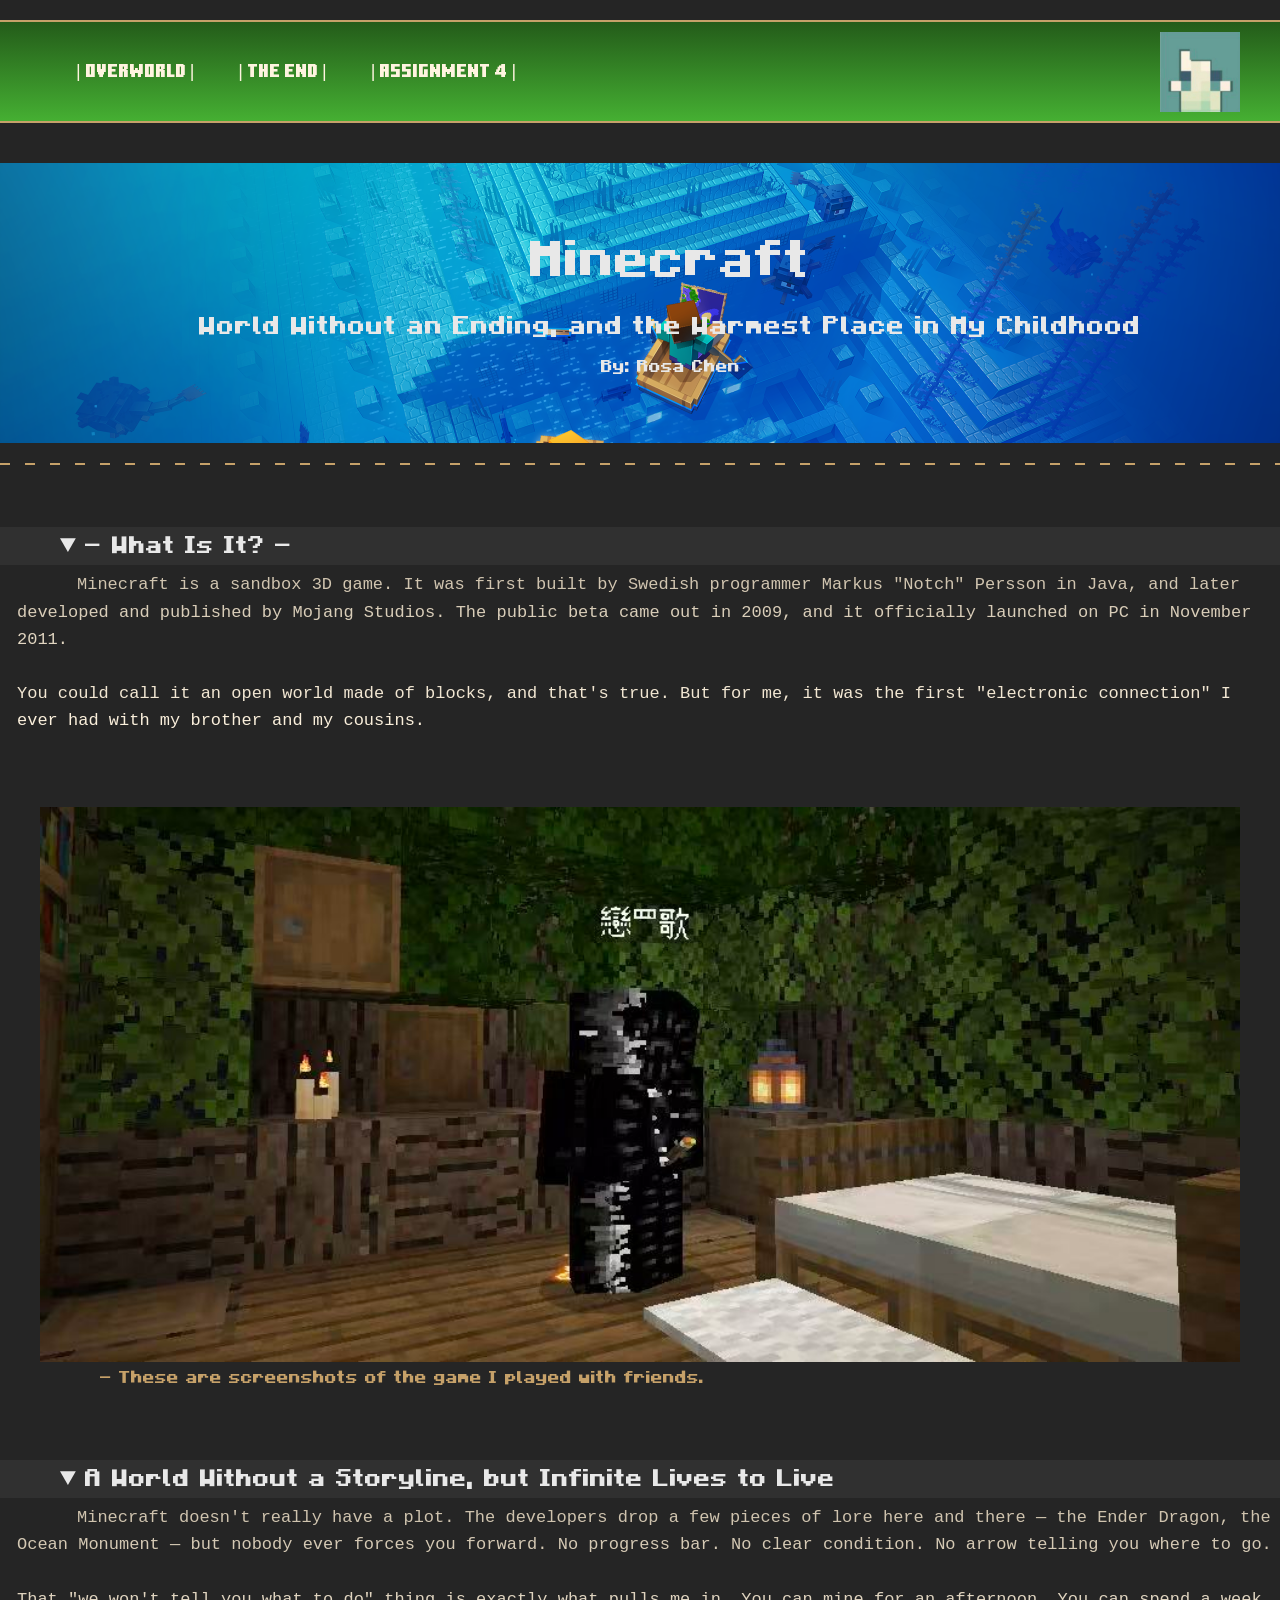
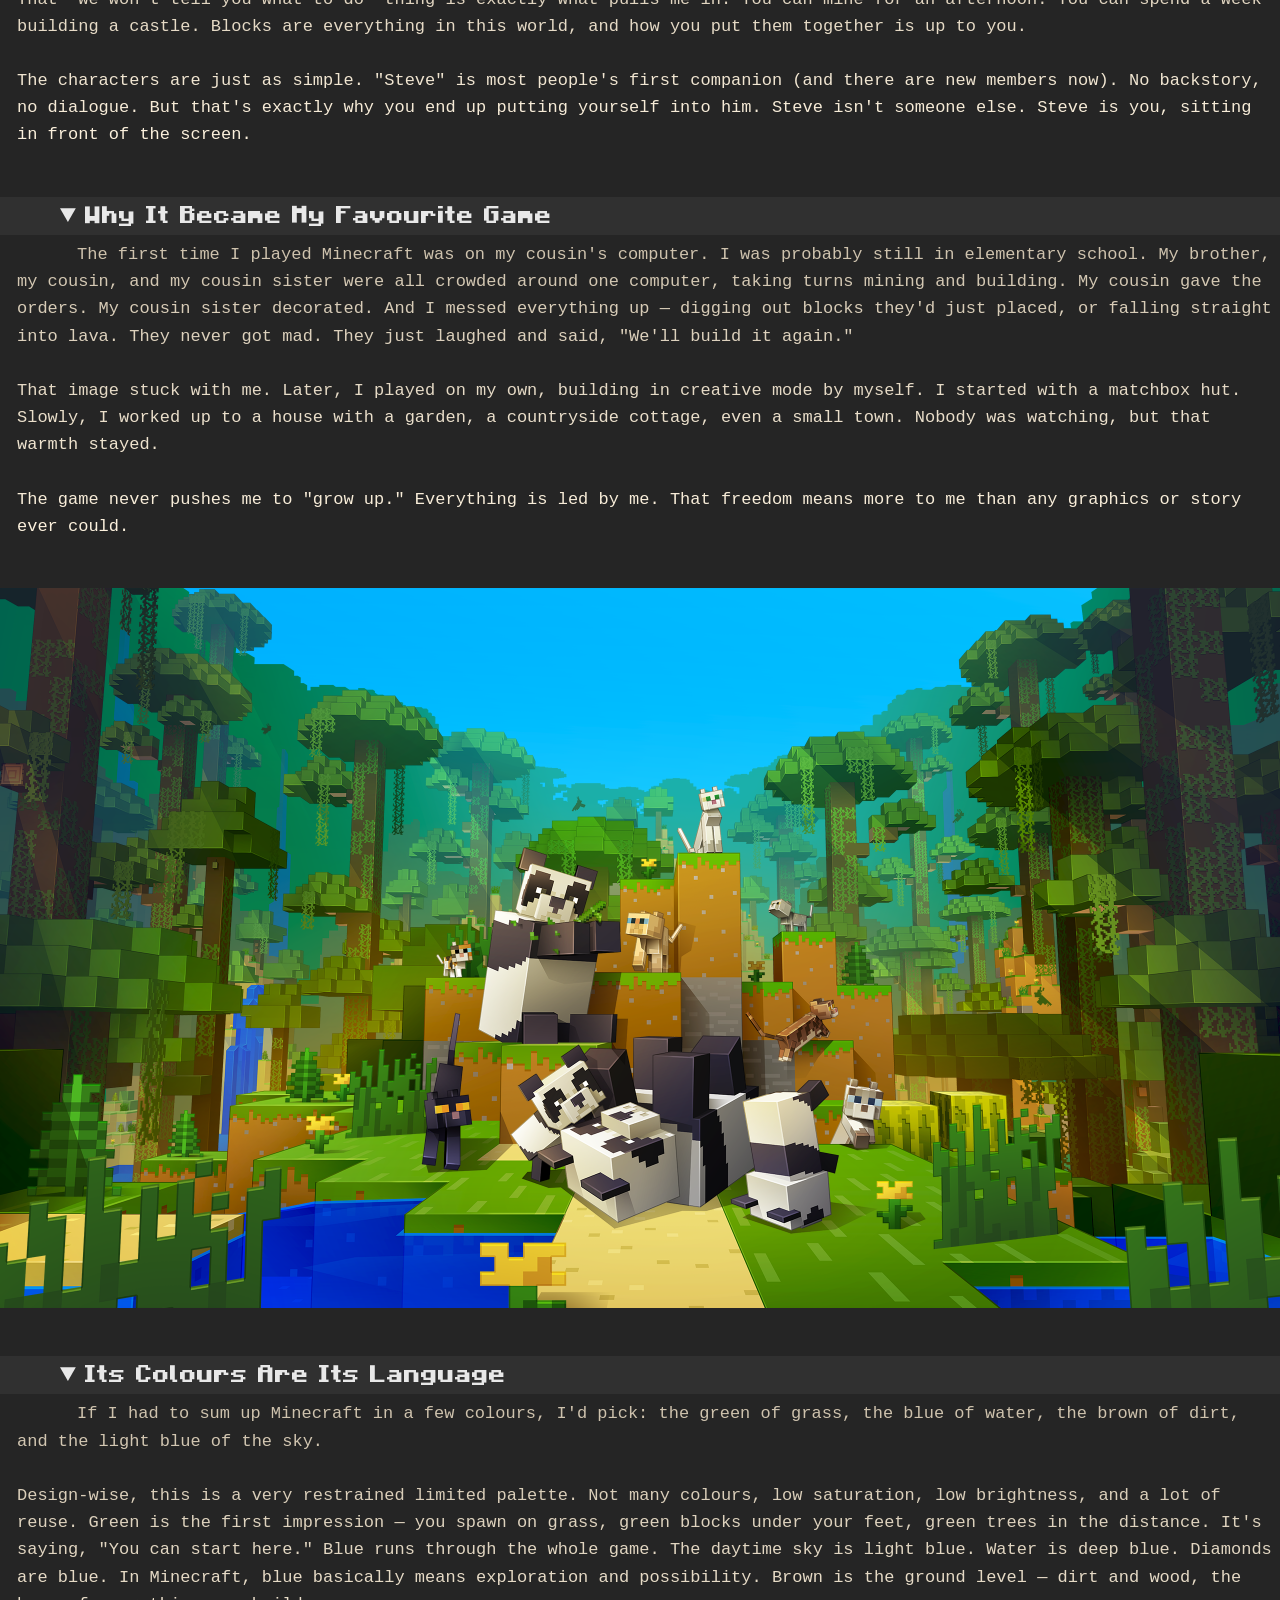
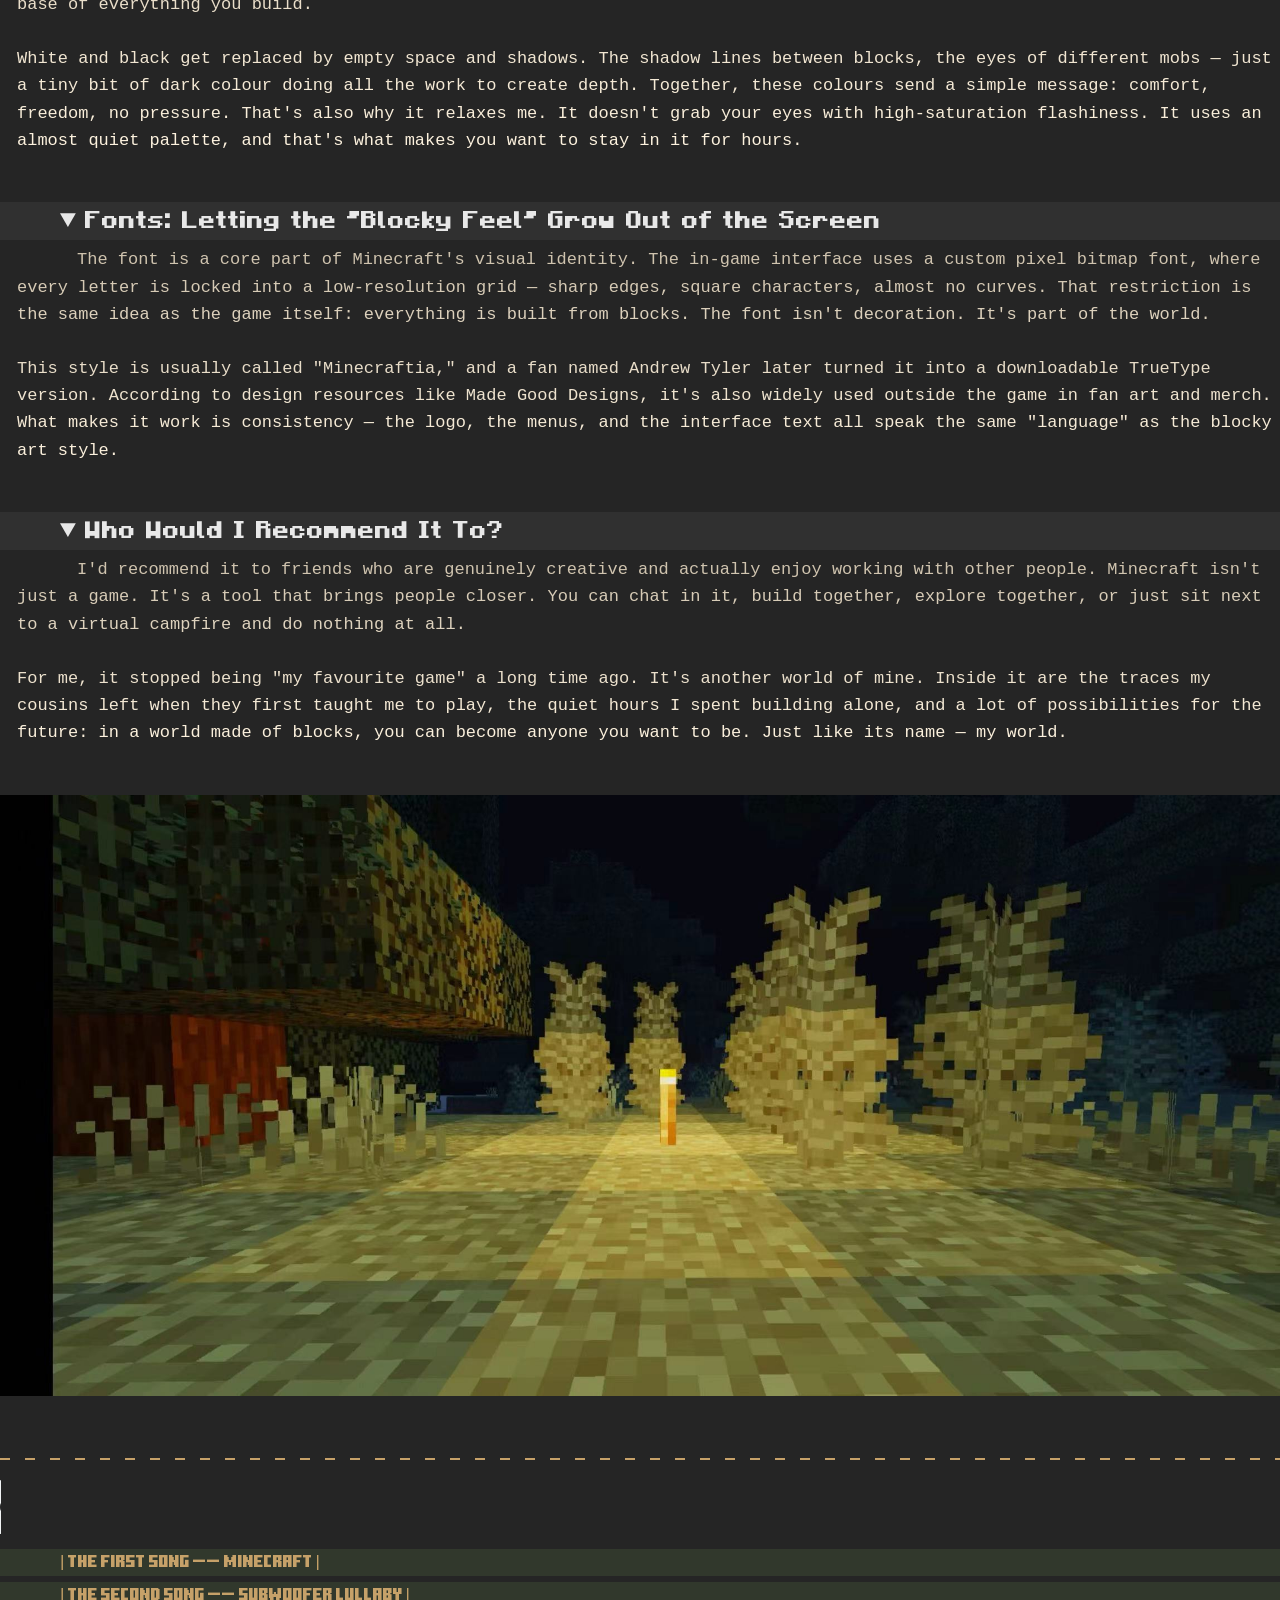
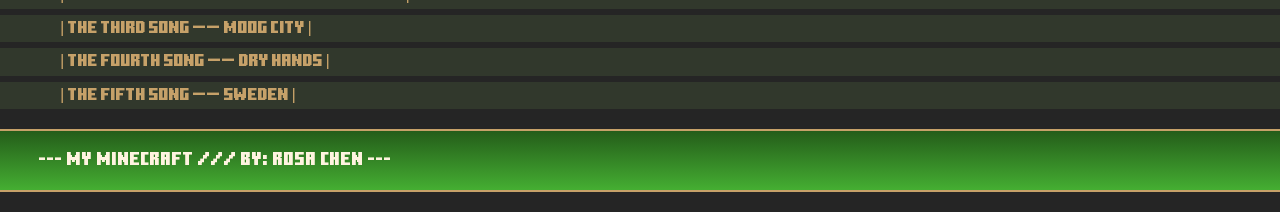
<file: index.html>
<!DOCTYPE html>
<html lang="en">

<head>
<title> My Minecraft </title>
<link rel="stylesheet" href="styles.css">
</head>

<header>
    <hr class="solid">
    <br>
     <img class="corner-img" src="24d9e0778b2d70a8b08fbd6ada22d562.jpg" alt="小图">
        <nav>
            <a href="index.html">| Overworld |</a> 
            <a href="TheEnd.html">| The End |</a>
            <a href="assignment4.html">| Assignment 4 |</a>
        </nav>
    <br>
    <hr class="solid">
</header>

<body>
<div class="box">
    <br><br>
<h1 class="step" style="animation-delay:0.2s;">Minecraft</h1>
<h2 class="step" style="animation-delay:0.2s;">World Without an Ending, and the Warmest Place in My Childhood </h2>
<h3 class="step" style="animation-delay:0.2s;">By: Rosa Chen</h3>
<img class="center-img" src="wallpapers_minecraft_ocean_monument_/wallpaper_minecraft_ocean_monument_2560x1440.png" alt="图片">
</div>

<hr class="dashed">

<br>
<details open>
<summary class="step" style="animation-delay:0.2s;">- What Is It? - </summary>
<p class="step" style="animation-delay:0.2s;">Minecraft is a sandbox 3D game. It was first built by Swedish programmer Markus "Notch" Persson in Java, and later developed and published by Mojang Studios. The public beta came out in 2009, and it officially launched on PC in November 2011. <br><br>
    You could call it an open world made of blocks, and that's true. But for me, it was the first "electronic connection" I ever had with my brother and my cousins.
</p>
</details>
<br>

<figure>
<img class="step" style="animation-delay:0.2s;" src="2f2ee87230040accc5dc5abbc908a51b.jpg" alt="描述">
<figcaption> - These are screenshots of the game I played with friends.</figcaption>
</figure>
<br>

<details open>
 <summary class="step" style="animation-delay:0.5s;"> A World Without a Storyline, but Infinite Lives to Live </summary>
<p class="step" style="animation-delay:0.5s;">Minecraft doesn't really have a plot. The developers drop a few pieces of lore here and there — the Ender Dragon, the Ocean Monument — but nobody ever forces you forward. No progress bar. No clear condition. No arrow telling you where to go.<br><br>
That "we won't tell you what to do" thing is exactly what pulls me in. You can mine for an afternoon. You can spend a week building a castle. Blocks are everything in this world, and how you put them together is up to you.<br><br>
The characters are just as simple. "Steve" is most people's first companion (and there are new members now). No backstory, no dialogue. But that's exactly why you end up putting yourself into him. Steve isn't someone else. Steve is you, sitting in front of the screen.
</p>
</details>
<br>
<details open>
 <summary class="step" style="animation-delay:0.8s;">Why It Became My Favourite Game</summary>
<p class="step" style="animation-delay:0.8s;">The first time I played Minecraft was on my cousin's computer. I was probably still in elementary school. My brother, my cousin, and my cousin sister were all crowded around one computer, taking turns mining and building. My cousin gave the orders. My cousin sister decorated. And I messed everything up — digging out blocks they'd just placed, or falling straight into lava. They never got mad. They just laughed and said, "We'll build it again."<br><br>
That image stuck with me. Later, I played on my own, building in creative mode by myself. I started with a matchbox hut. Slowly, I worked up to a house with a garden, a countryside cottage, even a small town. Nobody was watching, but that warmth stayed.<br><br>
The game never pushes me to "grow up." Everything is led by me. That freedom means more to me than any graphics or story ever could.
</p>
</details>
<br>

<img class="step" style="animation-delay:1.1s;" src="wallpaper_minecraft_cats_pandas/wallpaper_minecraft_cats_pandas_2560x1440.png" alt="描述">
<br>

<details open>
 <summary class="step" style="animation-delay:1.1s;">Its Colours Are Its Language</summary>
<p class="step" style="animation-delay:1.1s;">If I had to sum up Minecraft in a few colours, I'd pick: the green of grass, the blue of water, the brown of dirt, and the light blue of the sky.<br><br>
Design-wise, this is a very restrained limited palette. Not many colours, low saturation, low brightness, and a lot of reuse. Green is the first impression — you spawn on grass, green blocks under your feet, green trees in the distance. It's saying, "You can start here." Blue runs through the whole game. The daytime sky is light blue. Water is deep blue. Diamonds are blue. In Minecraft, blue basically means exploration and possibility. Brown is the ground level — dirt and wood, the base of everything you build.<br><br>
White and black get replaced by empty space and shadows. The shadow lines between blocks, the eyes of different mobs — just a tiny bit of dark colour doing all the work to create depth. Together, these colours send a simple message: comfort, freedom, no pressure. That's also why it relaxes me. It doesn't grab your eyes with high-saturation flashiness. It uses an almost quiet palette, and that's what makes you want to stay in it for hours.
</p>
</details>
<br>
<details open>
 <summary class="step" style="animation-delay:1.4s;">Fonts: Letting the "Blocky Feel" Grow Out of the Screen</summary>
<p class="step" style="animation-delay:1.4s;">The font is a core part of Minecraft's visual identity. The in-game interface uses a custom pixel bitmap font, where every letter is locked into a low-resolution grid — sharp edges, square characters, almost no curves. That restriction is the same idea as the game itself: everything is built from blocks. The font isn't decoration. It's part of the world.<br><br>
This style is usually called "Minecraftia," and a fan named Andrew Tyler later turned it into a downloadable TrueType version. According to design resources like Made Good Designs, it's also widely used outside the game in fan art and merch. What makes it work is consistency — the logo, the menus, and the interface text all speak the same "language" as the blocky art style.
</p>
</details>
<br>
<details open>
 <summary class="step" style="animation-delay:1.7s;">Who Would I Recommend It To?</summary>
<p class="step" style="animation-delay:1.7s;">I'd recommend it to friends who are genuinely creative and actually enjoy working with other people. Minecraft isn't just a game. It's a tool that brings people closer. You can chat in it, build together, explore together, or just sit next to a virtual campfire and do nothing at all.<br><br>
For me, it stopped being "my favourite game" a long time ago. It's another world of mine. Inside it are the traces my cousins left when they first taught me to play, the quiet hours I spent building alone, and a lot of possibilities for the future: in a world made of blocks, you can become anyone you want to be. Just like its name — my world.
</p>
</details>
<br>

<img class="step" style="animation-delay:1.7s;" src="6209c8b24df9ba3982479631bc00592e.jpg" alt="描述">
<br>

<hr class="dashed">

 <audio id ="bgm" controls></audio>

<div class="song-list">
  <a class="step" style="animation-delay:0.2s;" href="#" data-src="1-08. Minecraft.mp3">| The First Song —— Minecraft |</a>
  <a class="step" style="animation-delay:0.5s;" href="#" data-src="1-03. Subwoofer Lullaby.mp3">| The Second Song —— Subwoofer Lullaby |</a>
  <a class="step" style="animation-delay:0.8s;" href="#" data-src="1-06. Moog City.mp3">| The Third Song —— Moog City |</a>
  <a class="step" style="animation-delay:1.1s;" href="#" data-src="1-12. Dry Hands.mp3">| The Fourth Song —— Dry Hands |</a>
  <a class="step" style="animation-delay:1.4s;" href="#" data-src="1-18. Sweden.mp3">| The Fifth Song —— Sweden |</a>
</div>

<script>
  const bgm = document.getElementById('bgm');
  const links = [...document.querySelectorAll('.song-list a')];
  let current = 0;

  function playIndex(i) {
    current = i;
    bgm.src = links[current].dataset.src;
    bgm.play().catch(() => {});
  }

  links.forEach((a, i) => {
    a.addEventListener('click', e => {
      e.preventDefault();
      playIndex(i);
    });
  });

  bgm.addEventListener('ended', () => {
    playIndex((current + 1) % links.length);
  });

  bgm.src = links[0].dataset.src;
  bgm.play().catch(() => {
    document.addEventListener('click', function once() {
      bgm.play();
      document.removeEventListener('click', once);
    }, { once: true });
  });
</script>

</body>

<header>
    <hr class="solid">
<footer>--- My Minecraft /// BY: Rosa Chen ---</footer>
    <hr class="solid">
</header>

</html>
</file>
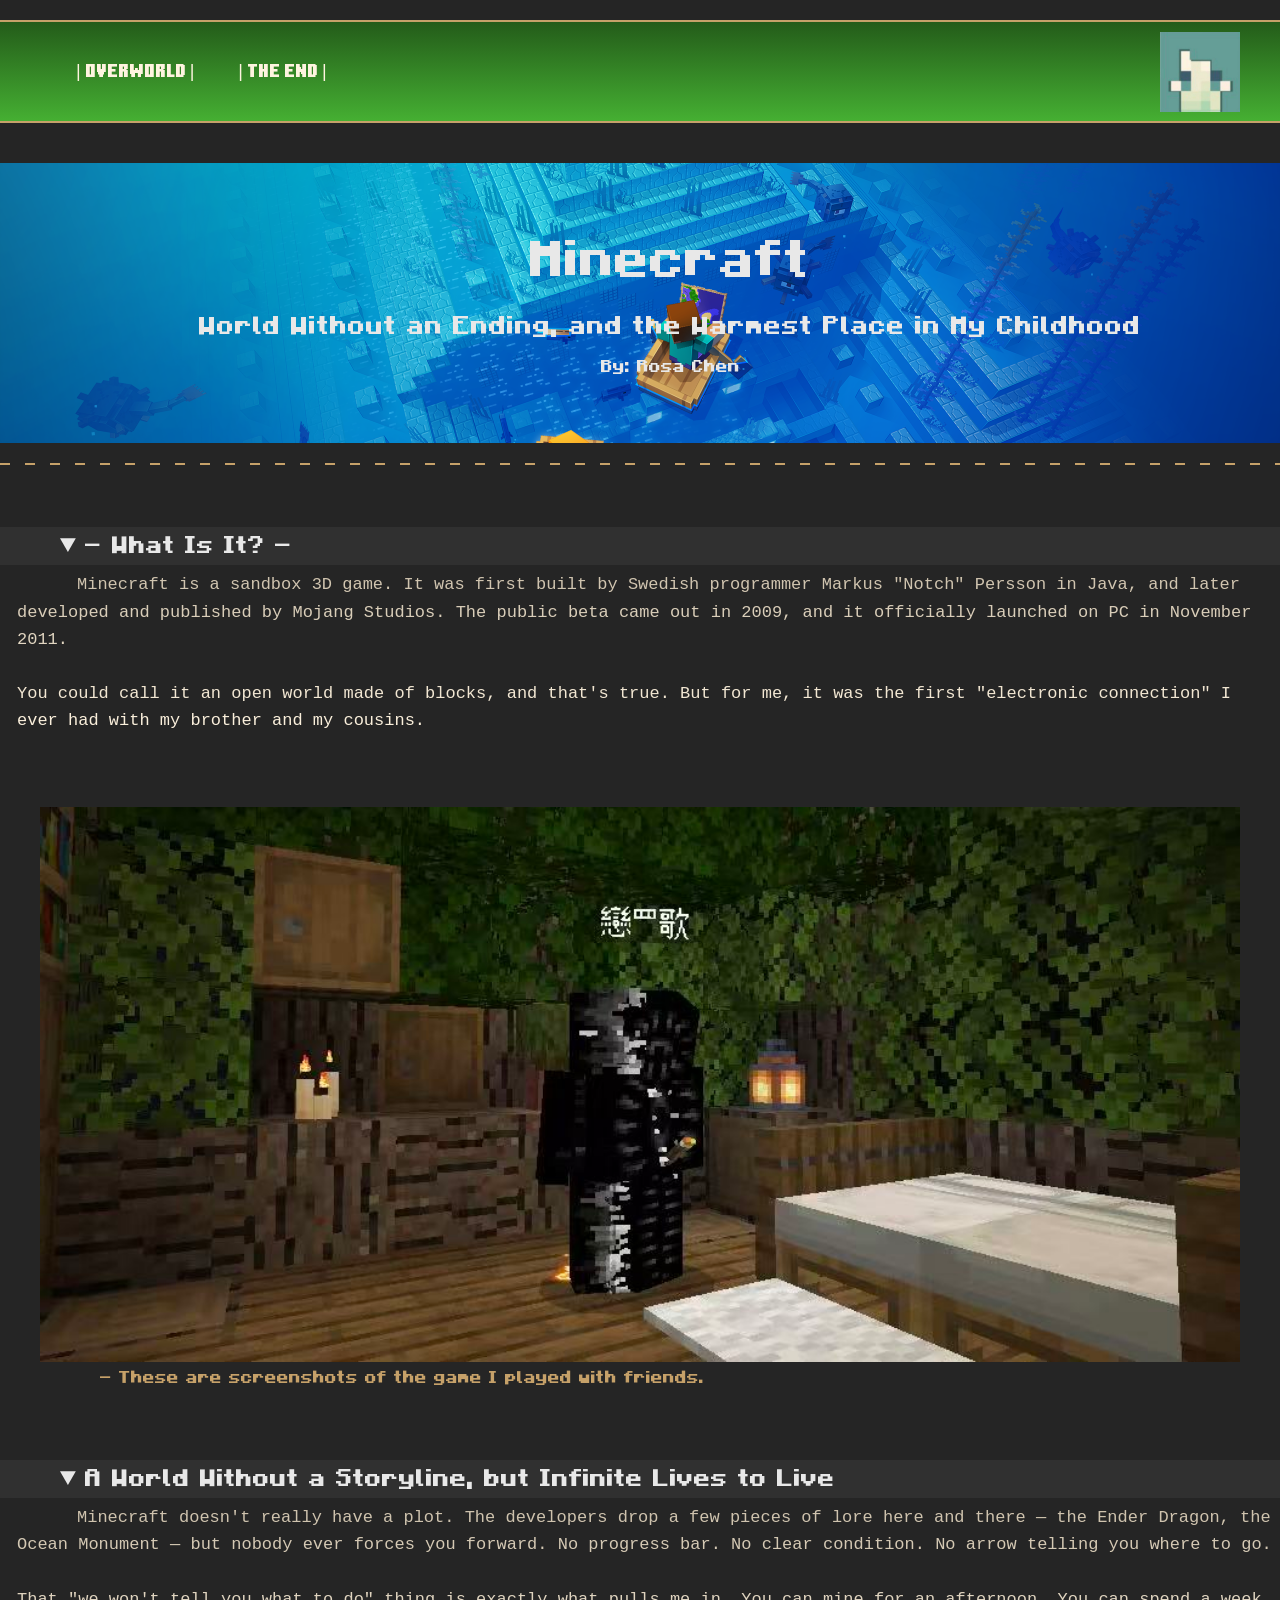
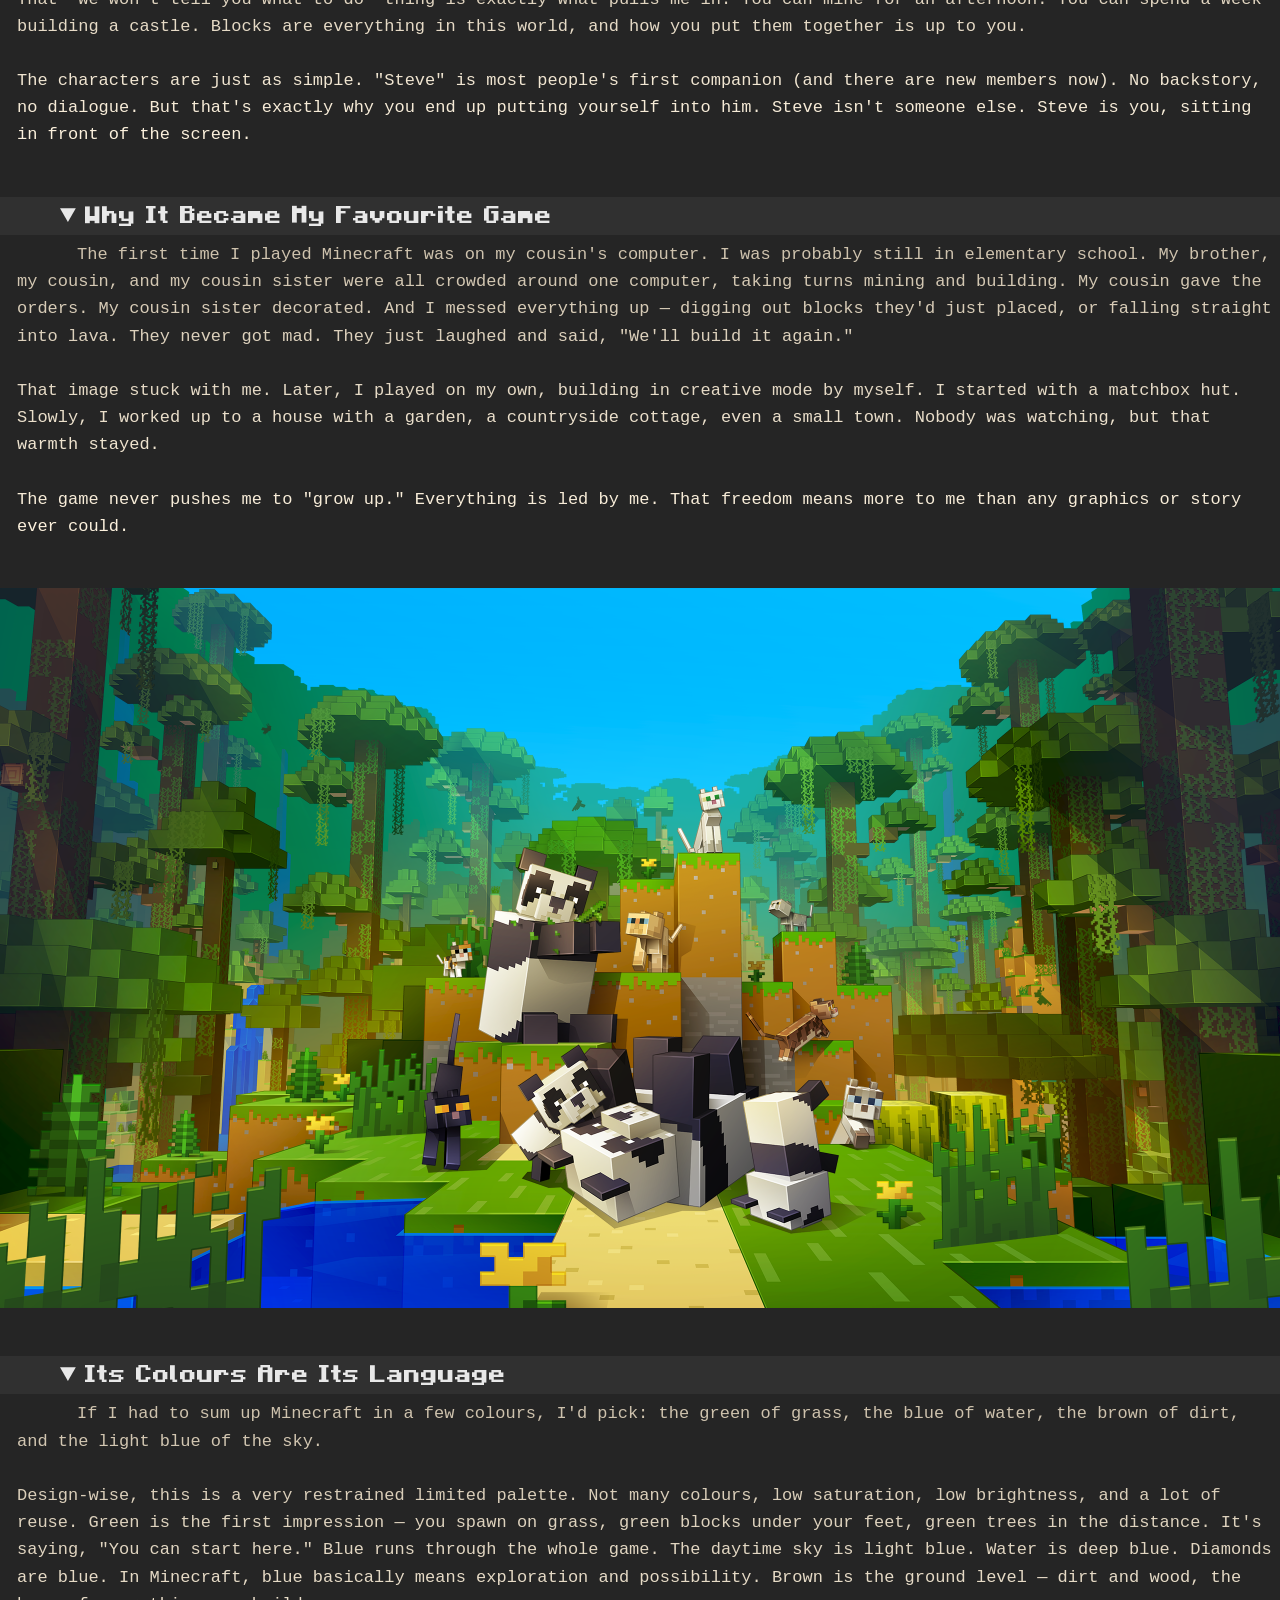
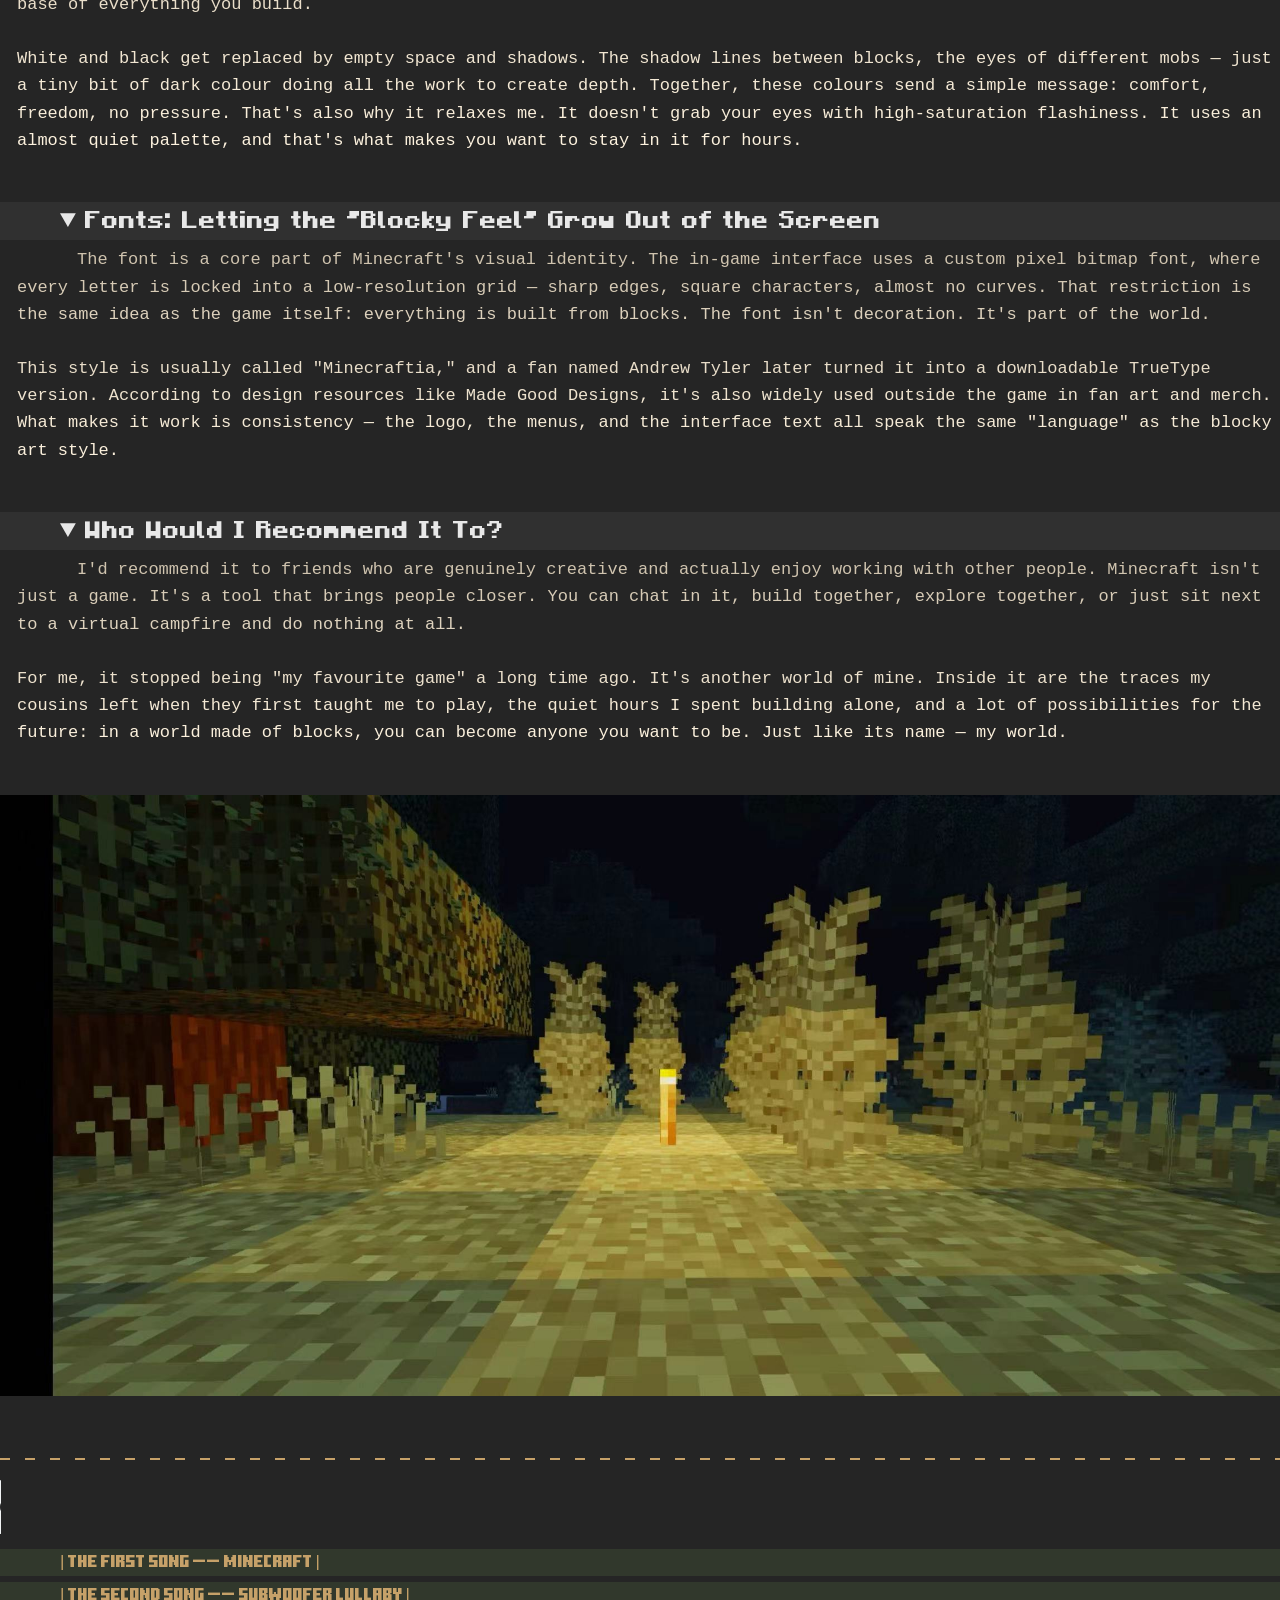
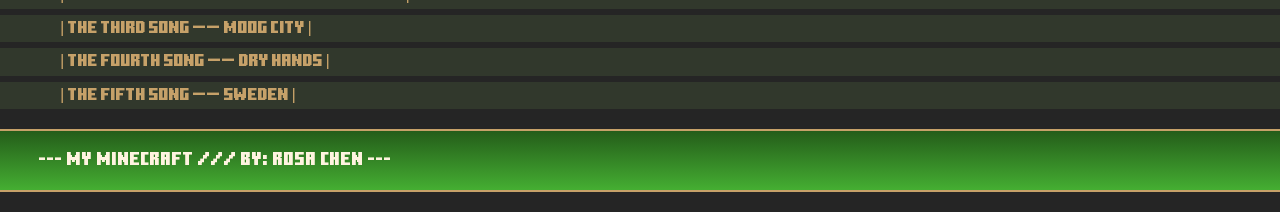
<file: Mc/index.html>
<!DOCTYPE html>
<html lang="en">

<head>
<title> My Minecraft </title>
<link rel="stylesheet" href="styles.css">
</head>

<header>
    <hr class="solid">
    <br>
     <img class="corner-img" src="24d9e0778b2d70a8b08fbd6ada22d562.jpg" alt="小图">
        <nav>
            <a href="index.html">| Overworld |</a> 
            <a href="TheEnd.html">| The End |</a>
        </nav>
    <br>
    <hr class="solid">
</header>

<body>
<div class="box">
    <br><br>
<h1 class="step" style="animation-delay:0.2s;">Minecraft</h1>
<h2 class="step" style="animation-delay:0.2s;">World Without an Ending, and the Warmest Place in My Childhood </h2>
<h3 class="step" style="animation-delay:0.2s;">By: Rosa Chen</h3>
<img class="center-img" src="wallpapers_minecraft_ocean_monument_/wallpaper_minecraft_ocean_monument_2560x1440.png" alt="图片">
</div>

<hr class="dashed">

<br>
<details open>
<summary class="step" style="animation-delay:0.2s;">- What Is It? - </summary>
<p class="step" style="animation-delay:0.2s;">Minecraft is a sandbox 3D game. It was first built by Swedish programmer Markus "Notch" Persson in Java, and later developed and published by Mojang Studios. The public beta came out in 2009, and it officially launched on PC in November 2011. <br><br>
    You could call it an open world made of blocks, and that's true. But for me, it was the first "electronic connection" I ever had with my brother and my cousins.
</p>
</details>
<br>

<figure>
<img class="step" style="animation-delay:0.2s;" src="2f2ee87230040accc5dc5abbc908a51b.jpg" alt="描述">
<figcaption> - These are screenshots of the game I played with friends.</figcaption>
</figure>
<br>

<details open>
 <summary class="step" style="animation-delay:0.5s;"> A World Without a Storyline, but Infinite Lives to Live </summary>
<p class="step" style="animation-delay:0.5s;">Minecraft doesn't really have a plot. The developers drop a few pieces of lore here and there — the Ender Dragon, the Ocean Monument — but nobody ever forces you forward. No progress bar. No clear condition. No arrow telling you where to go.<br><br>
That "we won't tell you what to do" thing is exactly what pulls me in. You can mine for an afternoon. You can spend a week building a castle. Blocks are everything in this world, and how you put them together is up to you.<br><br>
The characters are just as simple. "Steve" is most people's first companion (and there are new members now). No backstory, no dialogue. But that's exactly why you end up putting yourself into him. Steve isn't someone else. Steve is you, sitting in front of the screen.
</p>
</details>
<br>
<details open>
 <summary class="step" style="animation-delay:0.8s;">Why It Became My Favourite Game</summary>
<p class="step" style="animation-delay:0.8s;">The first time I played Minecraft was on my cousin's computer. I was probably still in elementary school. My brother, my cousin, and my cousin sister were all crowded around one computer, taking turns mining and building. My cousin gave the orders. My cousin sister decorated. And I messed everything up — digging out blocks they'd just placed, or falling straight into lava. They never got mad. They just laughed and said, "We'll build it again."<br><br>
That image stuck with me. Later, I played on my own, building in creative mode by myself. I started with a matchbox hut. Slowly, I worked up to a house with a garden, a countryside cottage, even a small town. Nobody was watching, but that warmth stayed.<br><br>
The game never pushes me to "grow up." Everything is led by me. That freedom means more to me than any graphics or story ever could.
</p>
</details>
<br>

<img class="step" style="animation-delay:1.1s;" src="wallpaper_minecraft_cats_pandas/wallpaper_minecraft_cats_pandas_2560x1440.png" alt="描述">
<br>

<details open>
 <summary class="step" style="animation-delay:1.1s;">Its Colours Are Its Language</summary>
<p class="step" style="animation-delay:1.1s;">If I had to sum up Minecraft in a few colours, I'd pick: the green of grass, the blue of water, the brown of dirt, and the light blue of the sky.<br><br>
Design-wise, this is a very restrained limited palette. Not many colours, low saturation, low brightness, and a lot of reuse. Green is the first impression — you spawn on grass, green blocks under your feet, green trees in the distance. It's saying, "You can start here." Blue runs through the whole game. The daytime sky is light blue. Water is deep blue. Diamonds are blue. In Minecraft, blue basically means exploration and possibility. Brown is the ground level — dirt and wood, the base of everything you build.<br><br>
White and black get replaced by empty space and shadows. The shadow lines between blocks, the eyes of different mobs — just a tiny bit of dark colour doing all the work to create depth. Together, these colours send a simple message: comfort, freedom, no pressure. That's also why it relaxes me. It doesn't grab your eyes with high-saturation flashiness. It uses an almost quiet palette, and that's what makes you want to stay in it for hours.
</p>
</details>
<br>
<details open>
 <summary class="step" style="animation-delay:1.4s;">Fonts: Letting the "Blocky Feel" Grow Out of the Screen</summary>
<p class="step" style="animation-delay:1.4s;">The font is a core part of Minecraft's visual identity. The in-game interface uses a custom pixel bitmap font, where every letter is locked into a low-resolution grid — sharp edges, square characters, almost no curves. That restriction is the same idea as the game itself: everything is built from blocks. The font isn't decoration. It's part of the world.<br><br>
This style is usually called "Minecraftia," and a fan named Andrew Tyler later turned it into a downloadable TrueType version. According to design resources like Made Good Designs, it's also widely used outside the game in fan art and merch. What makes it work is consistency — the logo, the menus, and the interface text all speak the same "language" as the blocky art style.
</p>
</details>
<br>
<details open>
 <summary class="step" style="animation-delay:1.7s;">Who Would I Recommend It To?</summary>
<p class="step" style="animation-delay:1.7s;">I'd recommend it to friends who are genuinely creative and actually enjoy working with other people. Minecraft isn't just a game. It's a tool that brings people closer. You can chat in it, build together, explore together, or just sit next to a virtual campfire and do nothing at all.<br><br>
For me, it stopped being "my favourite game" a long time ago. It's another world of mine. Inside it are the traces my cousins left when they first taught me to play, the quiet hours I spent building alone, and a lot of possibilities for the future: in a world made of blocks, you can become anyone you want to be. Just like its name — my world.
</p>
</details>
<br>

<img class="step" style="animation-delay:1.7s;" src="6209c8b24df9ba3982479631bc00592e.jpg" alt="描述">
<br>

<hr class="dashed">

 <audio id ="bgm" controls></audio>

<div class="song-list">
  <a class="step" style="animation-delay:0.2s;" href="#" data-src="1-08. Minecraft.mp3">| The First Song —— Minecraft |</a>
  <a class="step" style="animation-delay:0.5s;" href="#" data-src="1-03. Subwoofer Lullaby.mp3">| The Second Song —— Subwoofer Lullaby |</a>
  <a class="step" style="animation-delay:0.8s;" href="#" data-src="1-06. Moog City.mp3">| The Third Song —— Moog City |</a>
  <a class="step" style="animation-delay:1.1s;" href="#" data-src="1-12. Dry Hands.mp3">| The Fourth Song —— Dry Hands |</a>
  <a class="step" style="animation-delay:1.4s;" href="#" data-src="1-18. Sweden.mp3">| The Fifth Song —— Sweden |</a>
</div>

<script>
  const bgm = document.getElementById('bgm');
  const links = [...document.querySelectorAll('.song-list a')];
  let current = 0;

  function playIndex(i) {
    current = i;
    bgm.src = links[current].dataset.src;
    bgm.play().catch(() => {});
  }

  links.forEach((a, i) => {
    a.addEventListener('click', e => {
      e.preventDefault();
      playIndex(i);
    });
  });

  bgm.addEventListener('ended', () => {
    playIndex((current + 1) % links.length);
  });

  bgm.src = links[0].dataset.src;
  bgm.play().catch(() => {
    document.addEventListener('click', function once() {
      bgm.play();
      document.removeEventListener('click', once);
    }, { once: true });
  });
</script>

</body>

<header>
    <hr class="solid">
<footer>--- My Minecraft /// BY: Rosa Chen ---</footer>
    <hr class="solid">
</header>

</html>
</file>
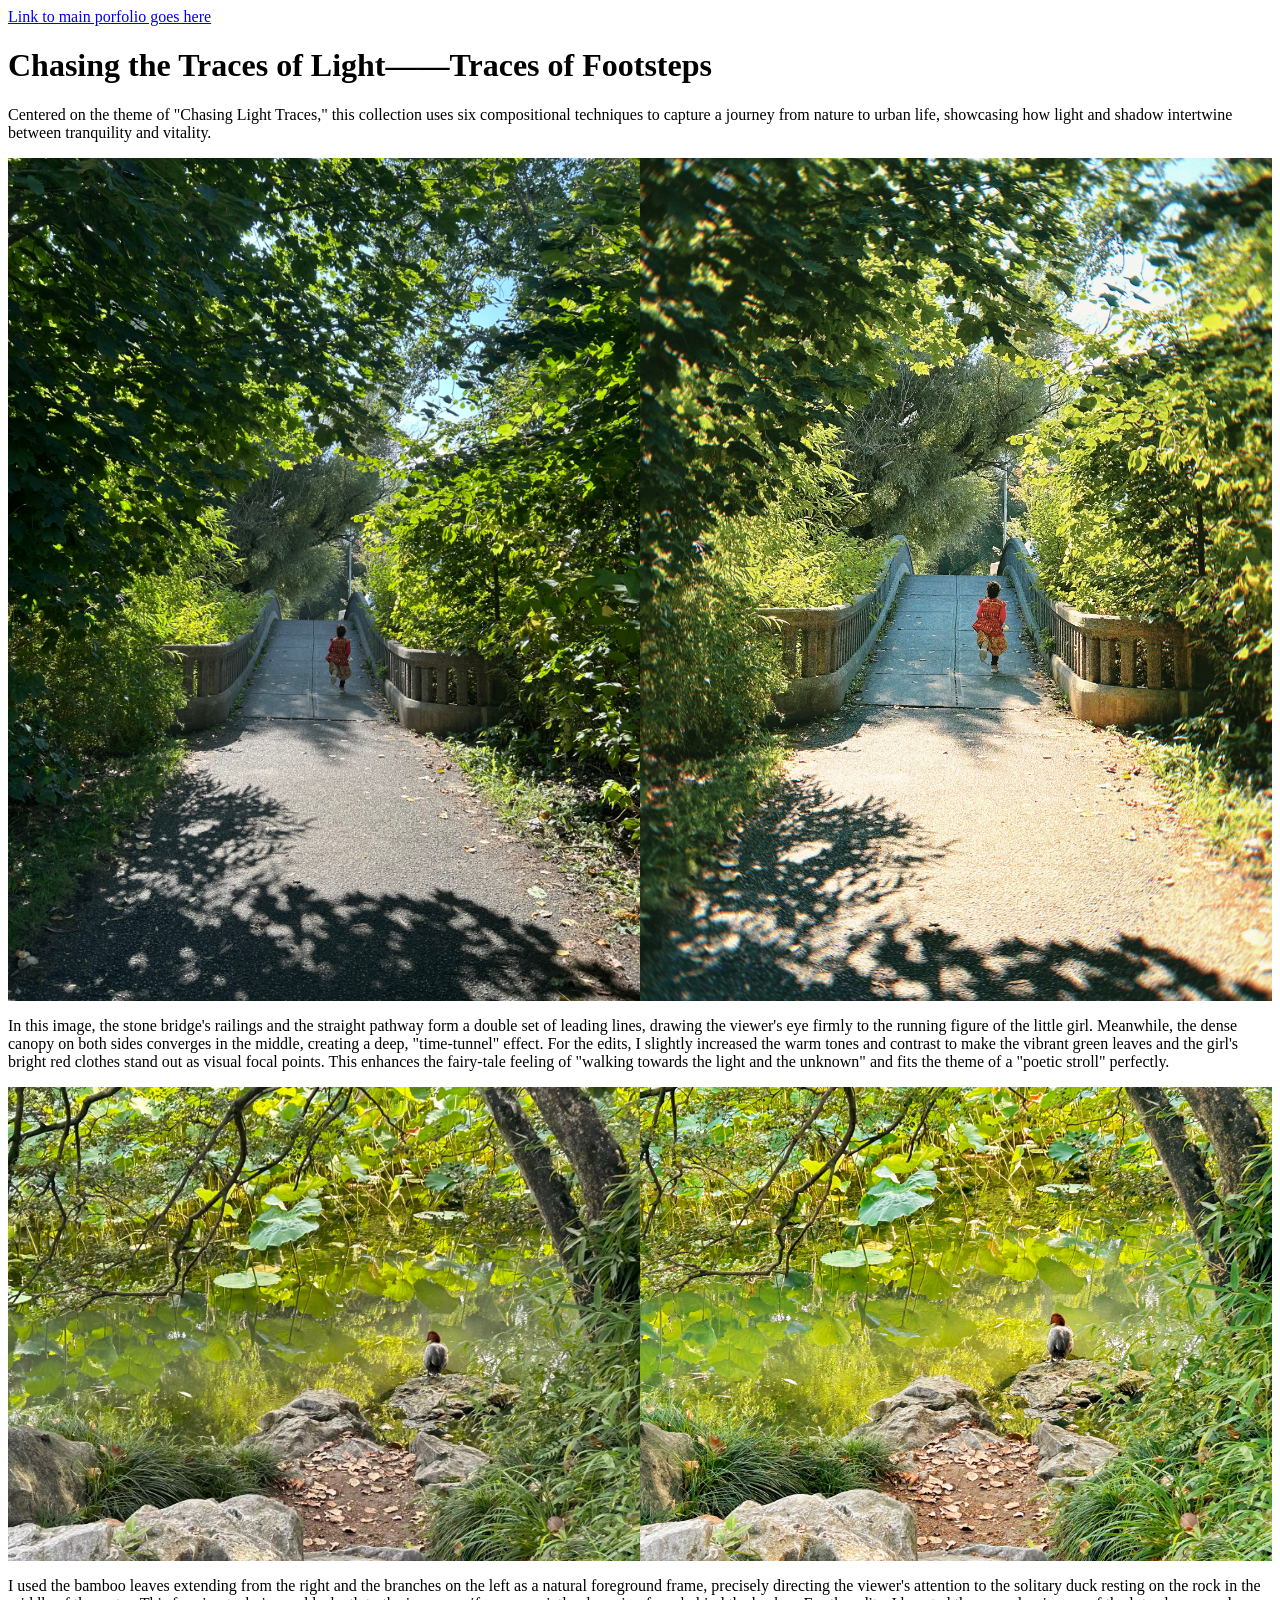
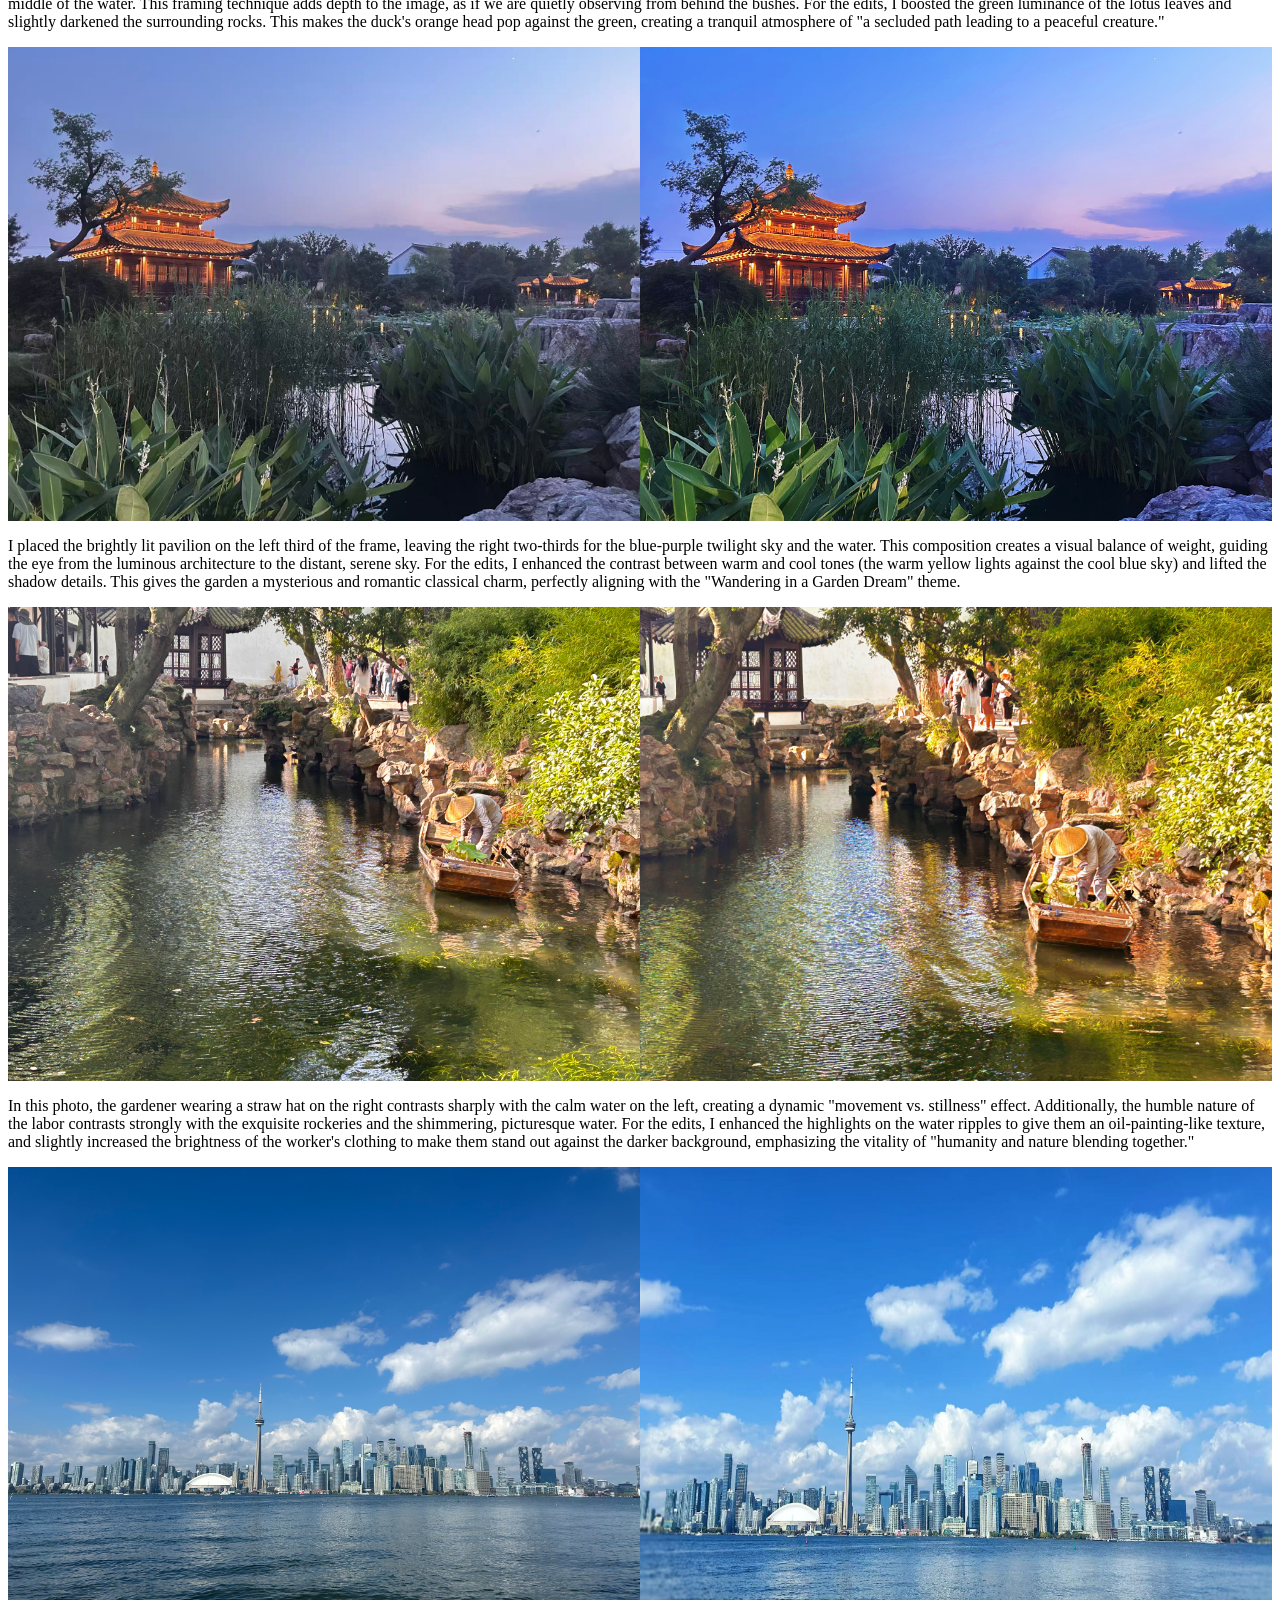
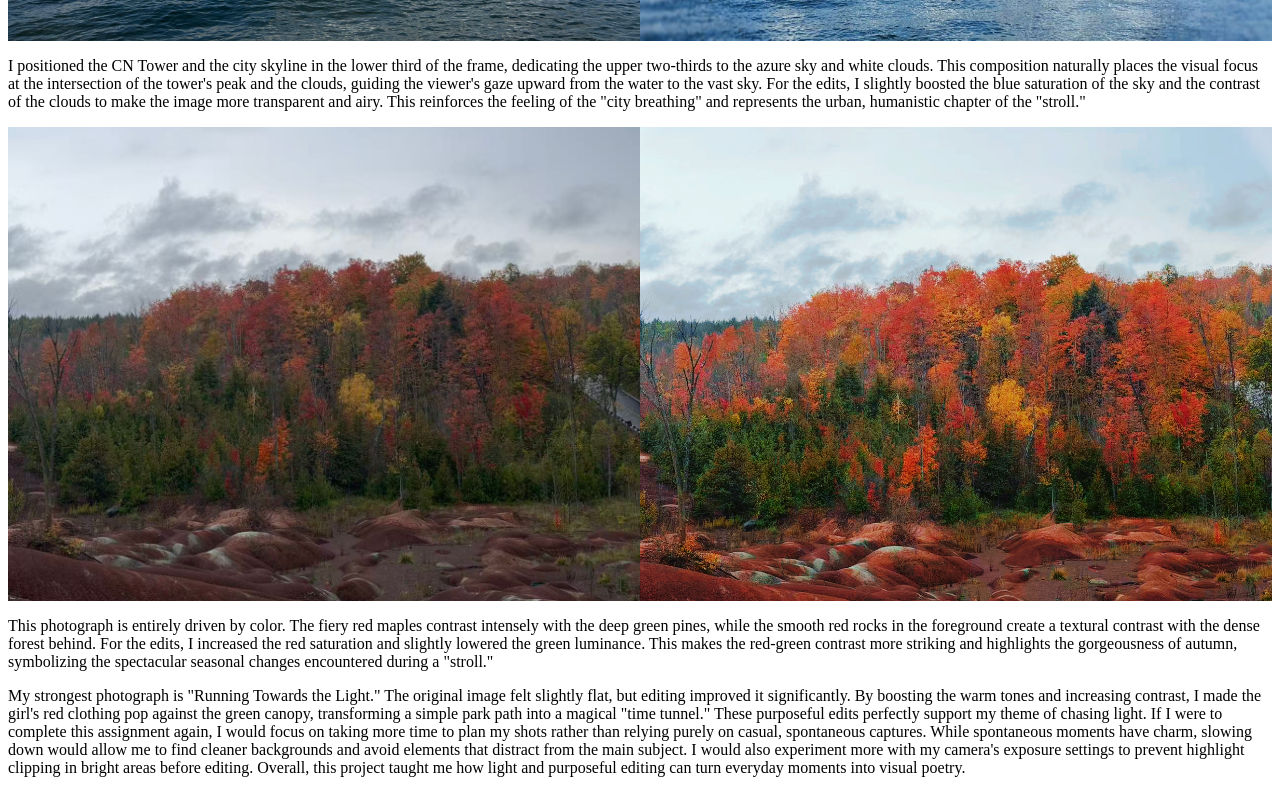
<file: assignment4.html>
<!DOCTYPE html>
<html lang="en">
    <head>
        <title>Light Chaser </title>
    </head>
    <body>
        <a href="Link to main portfolio foes here.html">Link to main porfolio goes here</a>

        <h1>Chasing the Traces of Light——Traces of Footsteps</h1>

        <p>Centered on the theme of "Chasing Light Traces," this collection uses six compositional techniques to capture a journey from nature to urban life, showcasing how light and shadow intertwine between tranquility and vitality.

</p>

        <!--CREATE A FOLDER CALLED photos AND PLACE ALL YOUR PHOTOS AND EDITED PHOTOS INSIDE-->
        <div style="display: flex; margin: 0px;">
            <img src="photos/IMG_6103.jpeg" alt="Running Towards the Light – Leading Lines(before )" style="width: 50%;">
            <img src="photos/IMG_6115.jpeg" alt="Running Towards the Light – Leading Lines(after)" style="width: 50%;">
        </div>
        <p>In this image, the stone bridge's railings and the straight pathway form a double set of leading lines, drawing the viewer's eye firmly to the running figure of the little girl. Meanwhile, the dense canopy on both sides converges in the middle, creating a deep, "time-tunnel" effect. For the edits, I slightly increased the warm tones and contrast to make the vibrant green leaves and the girl's bright red clothes stand out as visual focal points. This enhances the fairy-tale feeling of "walking towards the light and the unknown" and fits the theme of a "poetic stroll" perfectly.</p>

        <div style="display: flex; margin: 0px;">
            <img src="photos/a4dbfb83b02c3a501557b0a18d73e8ac.jpg" alt="A Moment of Rest – Framing(before)" style="width: 50%;">
            <img src="photos/a151c9d80cab74aeebdedacb0dbb4a43.jpg" alt="A Moment of Rest – Framing(after)" style="width: 50%;"> 
        </div>
        <p>I used the bamboo leaves extending from the right and the branches on the left as a natural foreground frame, precisely directing the viewer's attention to the solitary duck resting on the rock in the middle of the water. This framing technique adds depth to the image, as if we are quietly observing from behind the bushes. For the edits, I boosted the green luminance of the lotus leaves and slightly darkened the surrounding rocks. This makes the duck's orange head pop against the green, creating a tranquil atmosphere of "a secluded path leading to a peaceful creature."</p>

        <div style="display: flex; margin: 0px;">
            <img src="photos/9d3500b4a6e3c65818aff5232e436777.jpg" alt="Lights Awake in the Endless Dusk – Rule of Thirds(before)" style="width: 50%;">
            <img src="photos/fccfae22cfb23ff2c2dfdae901fc3e84.jpg" alt="Lights Awake in the Endless Dusk – Rule of Thirds(after)" style="width: 50%;">
        </div>
        <p>I placed the brightly lit pavilion on the left third of the frame, leaving the right two-thirds for the blue-purple twilight sky and the water. This composition creates a visual balance of weight, guiding the eye from the luminous architecture to the distant, serene sky. For the edits, I enhanced the contrast between warm and cool tones (the warm yellow lights against the cool blue sky) and lifted the shadow details. This gives the garden a mysterious and romantic classical charm, perfectly aligning with the "Wandering in a Garden Dream" theme.</p>

        <div style="display: flex; margin: 0px;">
            <img src="photos/250efd3aa7823e2358cacfc4174c2ae5.jpg" alt="AA Leaf-like Boat Gliding into the Scene – Contrast(before)" style="width: 50%;">
            <img src="photos/d218f4f46343d20e54d2befac882c0fc.jpg" alt="AA Leaf-like Boat Gliding into the Scene – Contrast(after)" style="width: 50%;">
        </div>
        <p>In this photo, the gardener wearing a straw hat on the right contrasts sharply with the calm water on the left, creating a dynamic "movement vs. stillness" effect. Additionally, the humble nature of the labor contrasts strongly with the exquisite rockeries and the shimmering, picturesque water. For the edits, I enhanced the highlights on the water ripples to give them an oil-painting-like texture, and slightly increased the brightness of the worker's clothing to make them stand out against the darker background, emphasizing the vitality of "humanity and nature blending together."</p>

        <div style="display: flex; margin: 0px;">
            <img src="photos/IMG_6092.jpeg" alt="Toronto – Balance(before)" style="width: 50%;">
            <img src="photos/ceb2fe55cb60e5d6d20349f8aaa804da.jpg" alt="Toronto – Balance(after)" style="width: 50%;">
        </div>
        <p>I positioned the CN Tower and the city skyline in the lower third of the frame, dedicating the upper two-thirds to the azure sky and white clouds. This composition naturally places the visual focus at the intersection of the tower's peak and the clouds, guiding the viewer's gaze upward from the water to the vast sky. For the edits, I slightly boosted the blue saturation of the sky and the contrast of the clouds to make the image more transparent and airy. This reinforces the feeling of the "city breathing" and represents the urban, humanistic chapter of the "stroll."</p>

        <div style="display: flex; margin: 0px;">
            <img src="photos/544893327f42cb56910ec614605b0b6a.jpg" alt="Wildfire in the Mountains – Colour(before)" style="width: 50%;">
            <img src="photos/9cd8b3d61446d861e952c3dfceffe48d.jpg" alt="Wildfire in the Mountains – Colour(after)" style="width: 50%;">
        </div>
        <p>This photograph is entirely driven by color. The fiery red maples contrast intensely with the deep green pines, while the smooth red rocks in the foreground create a textural contrast with the dense forest behind. For the edits, I increased the red saturation and slightly lowered the green luminance. This makes the red-green contrast more striking and highlights the gorgeousness of autumn, symbolizing the spectacular seasonal changes encountered during a "stroll."</p>

        <p>My strongest photograph is "Running Towards the Light." The original image felt slightly flat, but editing improved it significantly. By boosting the warm tones and increasing contrast, I made the girl's red clothing pop against the green canopy, transforming a simple park path into a magical "time tunnel." These purposeful edits perfectly support my theme of chasing light.

If I were to complete this assignment again, I would focus on taking more time to plan my shots rather than relying purely on casual, spontaneous captures. While spontaneous moments have charm, slowing down would allow me to find cleaner backgrounds and avoid elements that distract from the main subject. I would also experiment more with my camera's exposure settings to prevent highlight clipping in bright areas before editing. Overall, this project taught me how light and purposeful editing can turn everyday moments into visual poetry.</p>
    </body>
</html>
</file>
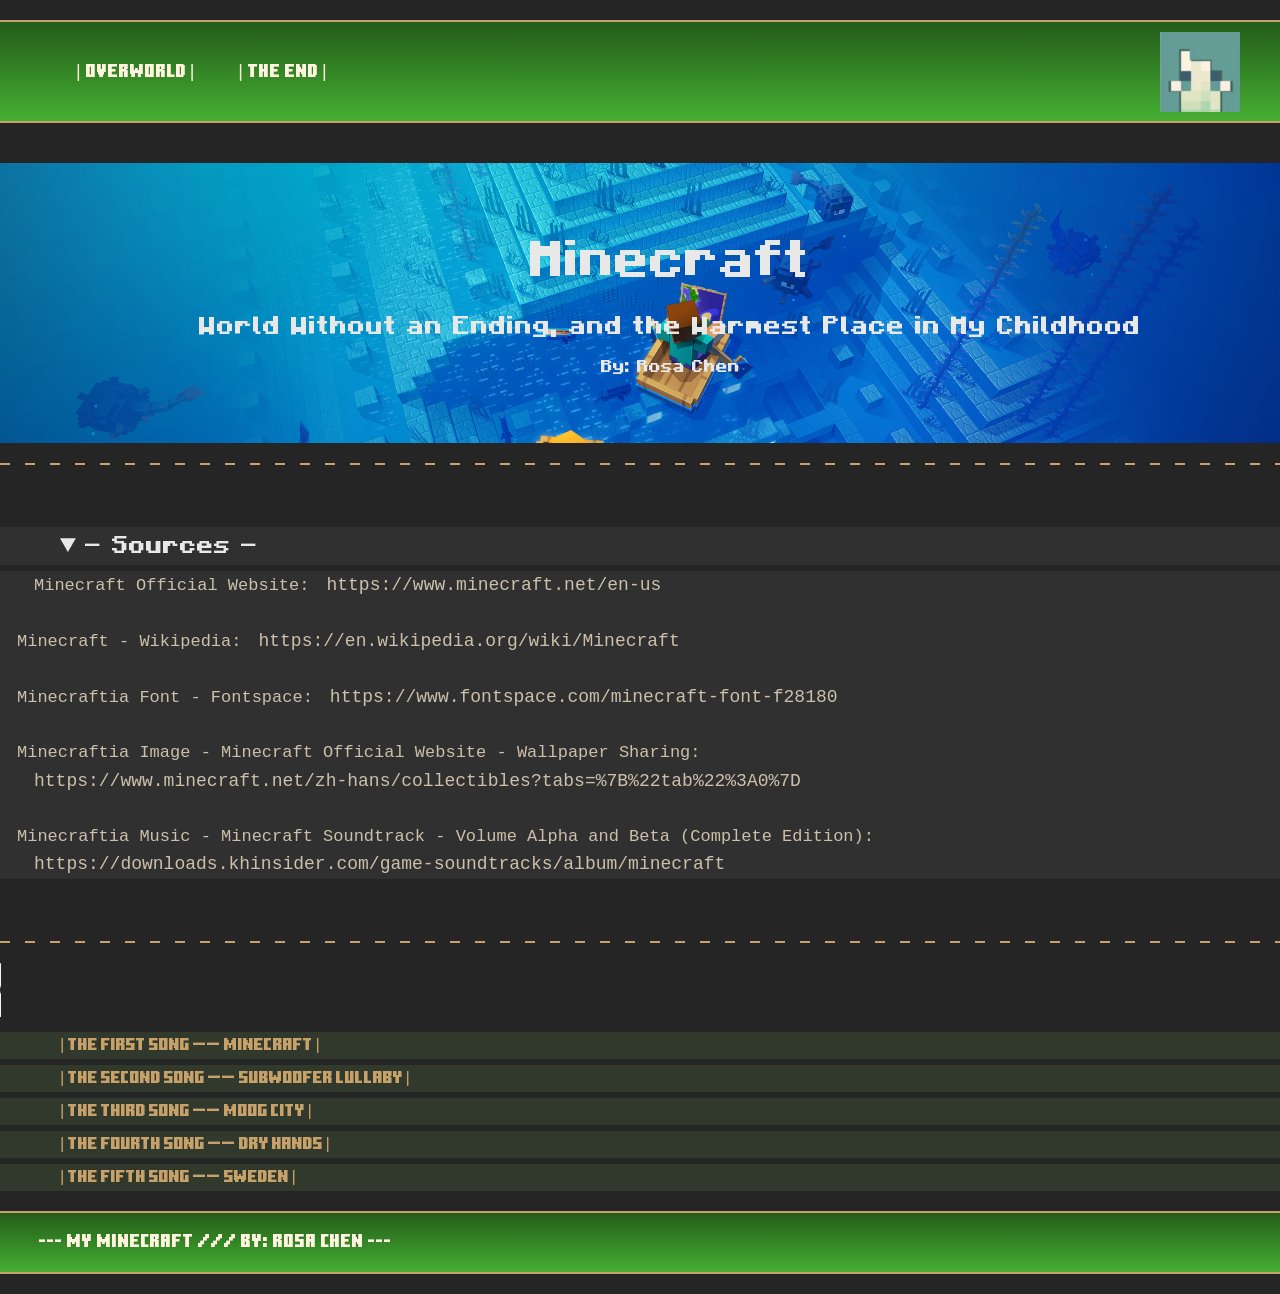
<file: TheEnd.html>
<!DOCTYPE html>
<html lang="en">

<head>
<title> My Minecraft </title>
<link rel="stylesheet" href="styles.css">
</head>

<header>
    <hr class="solid">
    <br>
     <img class="corner-img" src="24d9e0778b2d70a8b08fbd6ada22d562.jpg" alt="小图">
        <nav>
            <a href="index.html">| Overworld |</a> 
            <a href="TheEnd.html">| The End |</a>
        </nav>
    <br>
    <hr class="solid">
</header>

<body>
<div class="box">
    <br><br>
<h1 class="step" style="animation-delay:0.2s;">Minecraft</h1>
<h2 class="step" style="animation-delay:0.2s;">World Without an Ending, and the Warmest Place in My Childhood </h2>
<h3 class="step" style="animation-delay:0.2s;">By: Rosa Chen</h3>
<img class="center-img" src="wallpapers_minecraft_ocean_monument_/wallpaper_minecraft_ocean_monument_2560x1440.png" alt="图片">
</div>
<hr class="dashed">

<br>
<details open class="sources-box">
<summary class="step" style="animation-delay:0.2s;">- Sources - </summary>

<p class="step sources-p" style="animation-delay:0.2s;">
  Minecraft Official Website:<a href="https://www.minecraft.net/en-us">https://www.minecraft.net/en-us</a><br><br>

  Minecraft - Wikipedia:<a href="https://en.wikipedia.org/wiki/Minecraft">https://en.wikipedia.org/wiki/Minecraft</a><br><br>

  Minecraftia Font - Fontspace:<a href="https://www.fontspace.com/minecraft-font-f28180">https://www.fontspace.com/minecraft-font-f28180</a><br><br>

  Minecraftia Image - Minecraft Official Website - Wallpaper Sharing:<a href="https://www.minecraft.net/zh-hans/collectibles?tabs=%7B%22tab%22%3A0%7D">https://www.minecraft.net/zh-hans/collectibles?tabs=%7B%22tab%22%3A0%7D</a><br><br>

  Minecraftia Music - Minecraft Soundtrack - Volume Alpha and Beta (Complete Edition):<a href="https://downloads.khinsider.com/game-soundtracks/album/minecraft">https://downloads.khinsider.com/game-soundtracks/album/minecraft</a>
</p>

</details>
<br>

<hr class="dashed">

 <audio id ="bgm" controls></audio>

<div class="song-list">
  <a class="step" style="animation-delay:0.2s;" href="#" data-src="1-08. Minecraft.mp3">| The First Song —— Minecraft |</a>
  <a class="step" style="animation-delay:0.5s;" href="#" data-src="1-03. Subwoofer Lullaby.mp3">| The Second Song —— Subwoofer Lullaby |</a>
  <a class="step" style="animation-delay:0.8s;" href="#" data-src="1-06. Moog City.mp3">| The Third Song —— Moog City |</a>
  <a class="step" style="animation-delay:1.1s;" href="#" data-src="1-12. Dry Hands.mp3">| The Fourth Song —— Dry Hands |</a>
  <a class="step" style="animation-delay:1.4s;" href="#" data-src="1-18. Sweden.mp3">| The Fifth Song —— Sweden |</a>
</div>

<script>
  const bgm = document.getElementById('bgm');
  const links = [...document.querySelectorAll('.song-list a')];
  let current = 0;

  function playIndex(i) {
    current = i;
    bgm.src = links[current].dataset.src;
    bgm.play().catch(() => {});
  }

  links.forEach((a, i) => {
    a.addEventListener('click', e => {
      e.preventDefault();
      playIndex(i);
    });
  });

  bgm.addEventListener('ended', () => {
    playIndex((current + 1) % links.length);
  });

  bgm.src = links[0].dataset.src;
  bgm.play().catch(() => {
    document.addEventListener('click', function once() {
      bgm.play();
      document.removeEventListener('click', once);
    }, { once: true });
  });
</script>

</body>

<header>
    <hr class="solid">
<footer>--- My Minecraft /// BY: Rosa Chen ---</footer>
    <hr class="solid">
</header>

</html>
</file>
<file: styles.css>
@font-face {
    font-family: "Minecraft-1";
    src: url("MinecraftBold-nMK1.woff")
}

@font-face {
    font-family: "Minecraft-2";
    src: url("MinecraftTen-VGORe.woff")
}

.box {
  position: relative;     
  width: 100%;            
  height: 300px;          
  overflow: hidden;       
}

.box img {
  position: absolute;
  top: 0;
  left: 0;
  width: 100%;            
  height: 100%;           
  object-fit: cover;       
  object-position: center; 
  z-index: -1;             
}

.box p {
  position: relative;
  margin: 0;
  text-align: center;
  color: #fff;
  line-height: 300px;     
}

header{
   background: linear-gradient(to bottom, #235a19, #46b133);
    color: #e8e8e8;
    font-size: 19px;
    font-family:"Minecraft-2", sans-serif;
    text-indent: 2em;
}

a {
  font-size: 18px;
  color: #fff4e0;
  text-decoration: none;
  display: inline-block;
  margin-right: 2px;
  transition: transform 0.3s, color 0.3s;
  transform: translateY(0);
}

a:hover {
  color: #ff4dfc;
  transform: translateY(-3px);
}

.sources-p {
  background: none;
   background-color: rgb(48, 48, 48);
  -webkit-text-fill-color: #ccc0ab;
  color: #ccc0ab;
  text-indent: 1em;
}

.sources-box a:hover {
  -webkit-text-fill-color: #ff4dfc;
  color: #ff4dfc;
}

.step {
  margin: 6px 0;
  line-height: 1.6;
}


body {
    background-color: rgb(37, 37, 37);
	color: #e8e8e8;
	font-size: 30px;
	font-family:"Minecraft-1";
    text-indent: 2em;
    margin: 0;
}

h1 {
    text-align: center;
    font-size: 50px;
}

h2 {
     text-align: center;
    font-size: 25px;
}

h3 {
    text-align: center;
    font-size: 17px;
}

summary {
    font-size: 24px;
     background-color: rgb(48, 48, 48);
}

p {
    background: linear-gradient(to bottom, #ccc0ab, #fff4e0);
 -webkit-background-clip: text;
  background-clip: text;
  -webkit-text-fill-color: transparent;
  color: transparent;
    font-size: 17px;
    padding-left: 1em;
    font-family: "Monaco", monospace;
}

.step {
  opacity: 0;
  transform: translateY(-30px);
  animation: stepIn 0.6s forwards;
}

hr.dashed {
  border: none;
  height: 2px;
  background: repeating-linear-gradient(
    to right,
   #c6a169 0, #c6a169 10px,  
    transparent 10px, transparent 25px 
  );
  margin: 20px 0;
}

hr.solid {
  border: none;
  border-top: 2px solid  #c6a169;
  margin: 20px 0;
}

img {
   width: 100%;     
  height: auto;   
  display: block; 
  margin: 20px auto; 
}

figcaption{
    font-size: 17px;
    color:#c6a169;
}

footer{
     font-size: 18px;
  color: #fff4e0;
}

.song-list a {
    background-color: rgb(49, 56, 44);
    color: #c6a169;
    font-family: "Minecraft-2", sans-serif;
    display: block;
    margin: 6px 0;
    font-size: 17px;
    text-decoration: none;
    position: relative;  
    top: 0;
    transition: top 0.3s, color 0.3s;
}

.song-list a:hover {
    color: #ff4dfc;
    top: -6px;   
}

@keyframes stepIn {
  to {
    opacity: 1;
    transform: translateY(0);
  }
}

header {
  position: relative;   /* 关键：给图片定位基准 */
}

.corner-img {
  position: absolute;
  top: 12px;       /* 离顶部 20px */
  right: 40px;     /* 离右边 20px */
  width: 80px;
  height: auto;
  display: block;
  margin: 0;
}
</file>
<file: Mc/styles.css>
@font-face {
    font-family: "Minecraft-1";
    src: url("MinecraftBold-nMK1.woff")
}

@font-face {
    font-family: "Minecraft-2";
    src: url("MinecraftTen-VGORe.woff")
}

.box {
  position: relative;     
  width: 100%;            
  height: 300px;          
  overflow: hidden;       
}

.box img {
  position: absolute;
  top: 0;
  left: 0;
  width: 100%;            
  height: 100%;           
  object-fit: cover;       
  object-position: center; 
  z-index: -1;             
}

.box p {
  position: relative;
  margin: 0;
  text-align: center;
  color: #fff;
  line-height: 300px;     
}

header{
   background: linear-gradient(to bottom, #235a19, #46b133);
    color: #e8e8e8;
    font-size: 19px;
    font-family:"Minecraft-2", sans-serif;
    text-indent: 2em;
}

a {
  font-size: 18px;
  color: #fff4e0;
  text-decoration: none;
  display: inline-block;
  margin-right: 2px;
  transition: transform 0.3s, color 0.3s;
  transform: translateY(0);
}

a:hover {
  color: #ff4dfc;
  transform: translateY(-3px);
}

.sources-p {
  background: none;
   background-color: rgb(48, 48, 48);
  -webkit-text-fill-color: #ccc0ab;
  color: #ccc0ab;
  text-indent: 1em;
}

.sources-box a:hover {
  -webkit-text-fill-color: #ff4dfc;
  color: #ff4dfc;
}

.step {
  margin: 6px 0;
  line-height: 1.6;
}


body {
    background-color: rgb(37, 37, 37);
	color: #e8e8e8;
	font-size: 30px;
	font-family:"Minecraft-1";
    text-indent: 2em;
    margin: 0;
}

h1 {
    text-align: center;
    font-size: 50px;
}

h2 {
     text-align: center;
    font-size: 25px;
}

h3 {
    text-align: center;
    font-size: 17px;
}

summary {
    font-size: 24px;
     background-color: rgb(48, 48, 48);
}

p {
    background: linear-gradient(to bottom, #ccc0ab, #fff4e0);
 -webkit-background-clip: text;
  background-clip: text;
  -webkit-text-fill-color: transparent;
  color: transparent;
    font-size: 17px;
    padding-left: 1em;
    font-family: "Monaco", monospace;
}

.step {
  opacity: 0;
  transform: translateY(-30px);
  animation: stepIn 0.6s forwards;
}

hr.dashed {
  border: none;
  height: 2px;
  background: repeating-linear-gradient(
    to right,
   #c6a169 0, #c6a169 10px,  
    transparent 10px, transparent 25px 
  );
  margin: 20px 0;
}

hr.solid {
  border: none;
  border-top: 2px solid  #c6a169;
  margin: 20px 0;
}

img {
   width: 100%;     
  height: auto;   
  display: block; 
  margin: 20px auto; 
}

figcaption{
    font-size: 17px;
    color:#c6a169;
}

footer{
     font-size: 18px;
  color: #fff4e0;
}

.song-list a {
    background-color: rgb(49, 56, 44);
    color: #c6a169;
    font-family: "Minecraft-2", sans-serif;
    display: block;
    margin: 6px 0;
    font-size: 17px;
    text-decoration: none;
    position: relative;  
    top: 0;
    transition: top 0.3s, color 0.3s;
}

.song-list a:hover {
    color: #ff4dfc;
    top: -6px;   
}

@keyframes stepIn {
  to {
    opacity: 1;
    transform: translateY(0);
  }
}

header {
  position: relative;   /* 关键：给图片定位基准 */
}

.corner-img {
  position: absolute;
  top: 12px;       /* 离顶部 20px */
  right: 40px;     /* 离右边 20px */
  width: 80px;
  height: auto;
  display: block;
  margin: 0;
}
</file>
